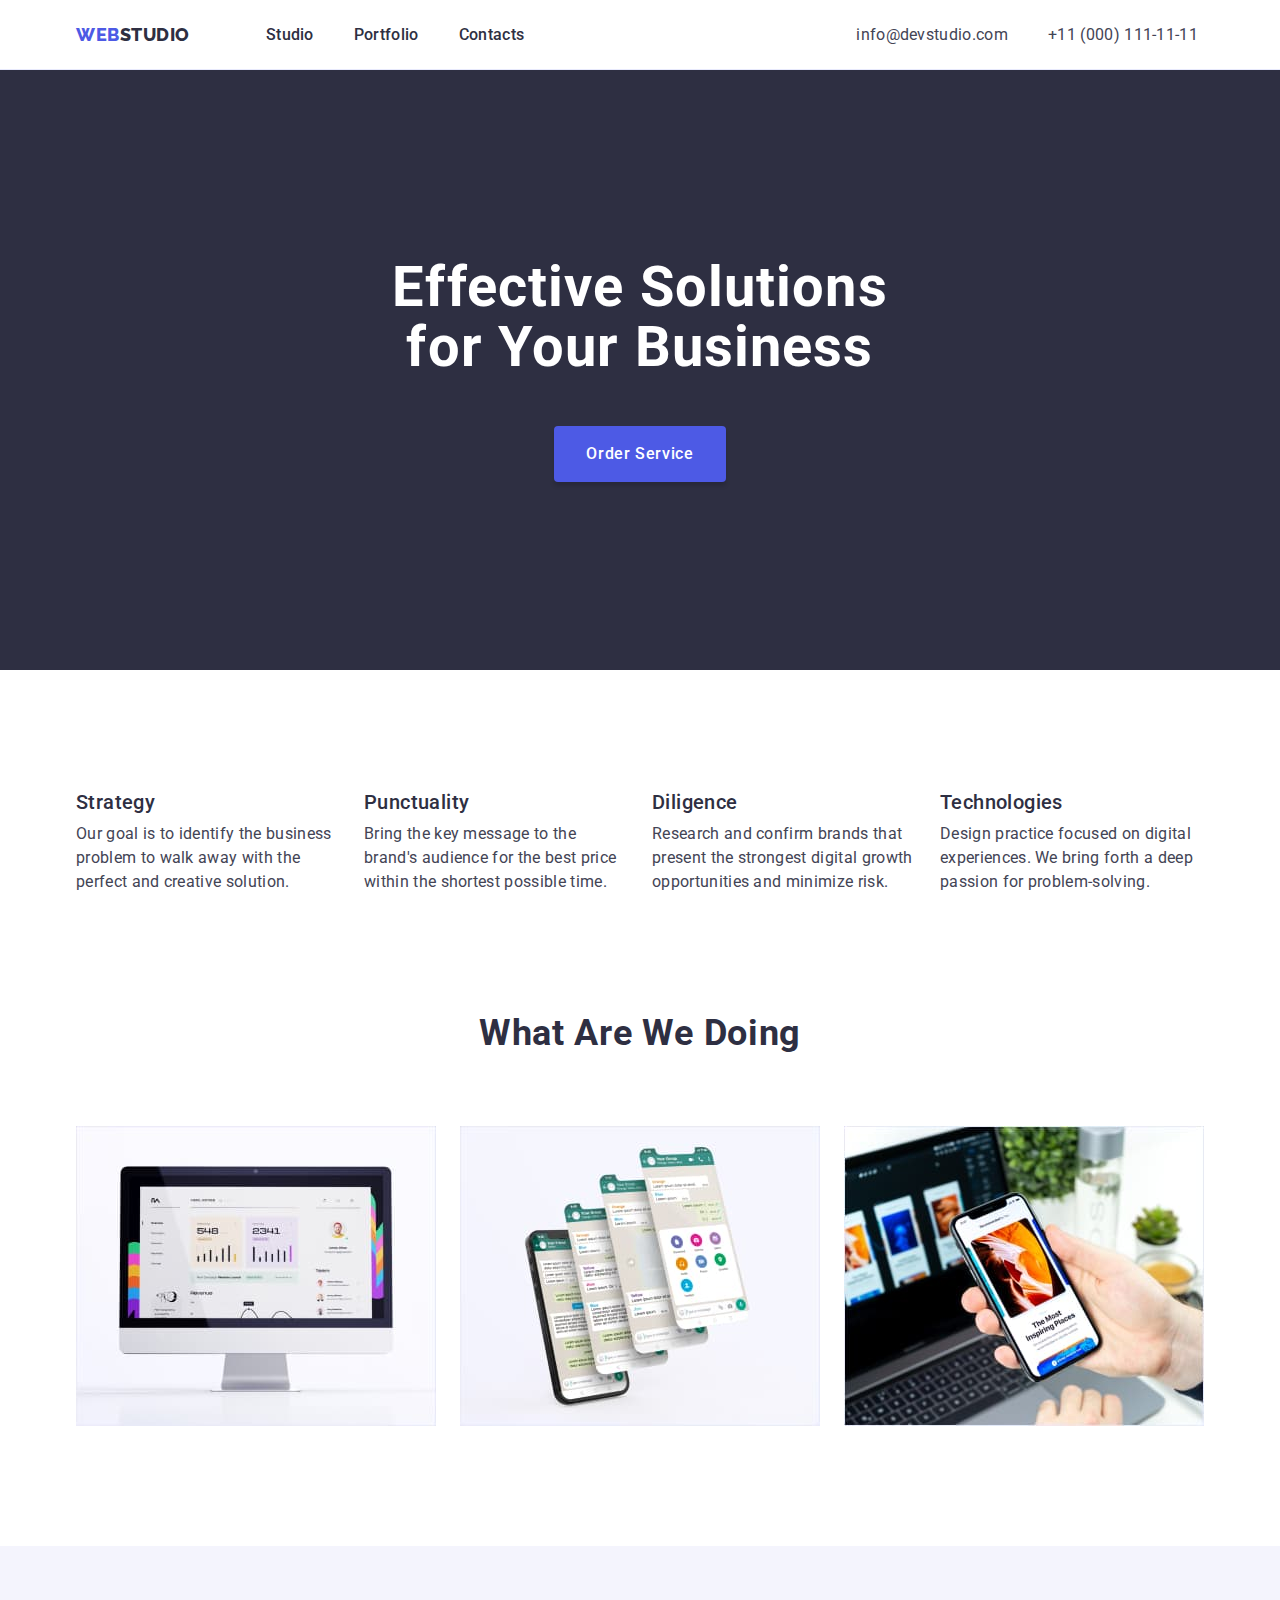
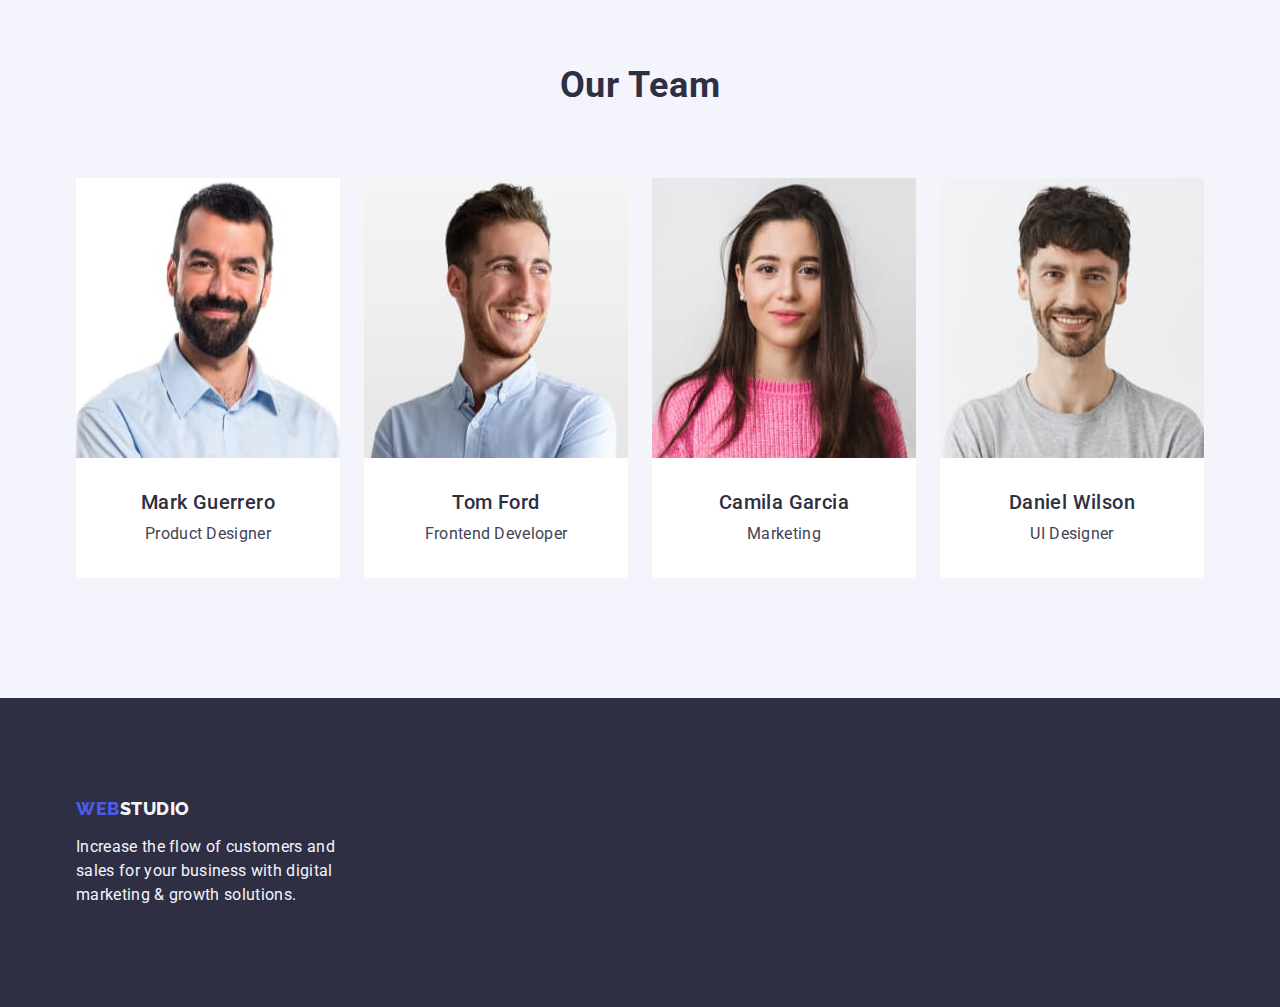
<file: index.html>
<!DOCTYPE html>
<html lang="en">
  <head>
    <meta charset="UTF-8" />
    <meta http-equiv="X-UA-Compatible" content="IE=edge" />
    <meta name="viewport" content="width=device-width, initial-scale=1.0" />
    <title>Webstudio</title>
    <link
      href="https://cdn.jsdelivr.net/npm/modern-normalize@1.1.0/modern-normalize.min.css"
      rel="stylesheet"
    />
    <link rel="stylesheet" href="./css/styles.css" />
    <link rel="preconnect" href="https://fonts.googleapis.com" />
    <link rel="preconnect" href="https://fonts.gstatic.com" crossorigin />
    <link
      href="https://fonts.googleapis.com/css2?family=Raleway:wght@800&family=Roboto:wght@400;500;700;900&display=swap"
      rel="stylesheet"
    />
  </head>
  <body>
    <!-- Top Line -->
    <header class="header">
      <div class="container header-container">
        <nav class="nav">
          <a href="./index.html" class="logo-link link"
            >Web<span class="color-logo">Studio</span></a
          >
          <ul class="nav-list list">
            <li class="nav-list-item">
              <a href="./index.html" class="nav-link link">Studio</a>
            </li>
            <li class="nav-list-item">
              <a href="./portfolio.html" class="nav-link link">Portfolio</a>
            </li>
            <li class="nav-list-item">
              <a href="" class="nav-link link">Contacts</a>
            </li>
          </ul>
        </nav>
        <address class="adress-section">
          <ul class="adress-list list">
            <li class="adress-list-item">
              <a href="mailto:info@devstudio.com" class="address-link link"
                >info@devstudio.com</a
              >
            </li>
            <li class="adress-list-item">
              <a href="tel:+110001111111" class="address-link link"
                >+11 (000) 111-11-11</a
              >
            </li>
          </ul>
        </address>
      </div>
    </header>
    <main>
      <!-- Effective Solutions for Your Business -->
      <section class="hero-section section">
        <div class="hero-container container">
          <h1 class="main-title">Effective Solutions for Your Business</h1>
          <button type="button" class="order-btn btn">Order Service</button>
        </div>
      </section>
      <!-- Our advantages -->
      <section class="advantages-section section">
        <div class="container advantages-container">
          <h2 class="main-advantage-title hidden-title">Our advantages</h2>
          <ul class="advantages-list list">
            <li class="advantages-list-item">
              <h3 class="advantages-title">Strategy</h3>
              <p class="advantages-desc">
                Our goal is to identify the business problem to walk away with
                the perfect and creative solution.
              </p>
            </li>
            <li class="advantages-list-item">
              <h3 class="advantages-title">Punctuality</h3>
              <p class="advantages-desc">
                Bring the key message to the brand's audience for the best price
                within the shortest possible time.
              </p>
            </li>
            <li class="advantages-list-item">
              <h3 class="advantages-title">Diligence</h3>
              <p class="advantages-desc">
                Research and confirm brands that present the strongest digital
                growth opportunities and minimize risk.
              </p>
            </li>
            <li class="advantages-list-item">
              <h3 class="advantages-title">Technologies</h3>
              <p class="advantages-desc">
                Design practice focused on digital experiences. We bring forth a
                deep passion for problem-solving.
              </p>
            </li>
          </ul>
        </div>
      </section>
      <!-- What are we doing -->
      <section class="occupation-section section">
        <div class="container occupation-container">
          <h2 class="occupation-title">What are we doing</h2>
          <ul class="occupation-list list">
            <li class="occupation-list-item">
              <img
                src="./images/example-01.jpg"
                alt="Information on monitor"
                width="360"
                height="300"
                class="occupation-photo"
              />
            </li>
            <li class="occupation-list-item">
              <img
                src="./images/example-02.jpg"
                alt="Srennshots from social media"
                width="360"
                height="300"
                class="occupation-photo"
              />
            </li>
            <li class="occupation-list-item">
              <img
                src="./images/example-03.jpg"
                alt="photo of the most inspiring places"
                width="360"
                height="300"
                class="occupation-photo"
              />
            </li>
          </ul>
        </div>
      </section>
      <!-- Our Team -->
      <section class="team-section section">
        <div class="container team-container">
          <h2 class="team-title">Our Team</h2>
          <ul class="team-list list">
            <li class="team-list-item">
              <img
                src="./images/team-card-01.jpg"
                alt="Photo of Mark Guerrero"
                width="264"
                height="280"
                class="employee-photo"
              />
              <div class="container employee-date-container">
                <h3 class="employee-name">Mark Guerrero</h3>
                <p class="employee-proffesion">Product Designer</p>
              </div>
            </li>
            <li class="team-list-item">
              <img
                src="./images/team-card-02.jpg"
                alt="Photo of Tom Ford"
                width="264"
                height="280"
                class="employee-photo"
              />
              <div class="container employee-date-container">
                <h3 class="employee-name">Tom Ford</h3>
                <p class="employee-proffesion">Frontend Developer</p>
              </div>
            </li>
            <li class="team-list-item">
              <img
                src="./images/team-card-03.jpg"
                alt="Photo of Camila Garcia"
                width="264"
                height="280"
                class="employee-photo"
              />
              <div class="container employee-date-container">
                <h3 class="employee-name">Camila Garcia</h3>
                <p class="employee-proffesion">Marketing</p>
              </div>
            </li>

            <li class="team-list-item">
              <img
                src="./images/team-card-04.jpg"
                alt="Photo of Daniel Wilson"
                width="264"
                height="280"
                class="employee-photo"
              />
              <div class="container employee-date-container">
                <h3 class="employee-name">Daniel Wilson</h3>
                <p class="employee-proffesion">UI Designer</p>
              </div>
            </li>
          </ul>
        </div>
      </section>
    </main>
    <!-- Footer -->
    <footer class="footer">
      <div class="container footer-container">
        <a href="./index.html" class="footer-logo-link link"
          >Web<span class="footer-color-logo">Studio</span>
        </a>
        <p class="footer-desc">
          Increase the flow of customers and sales for your business with
          digital marketing & growth solutions.
        </p>
      </div>
    </footer>
  </body>
</html>
</file>
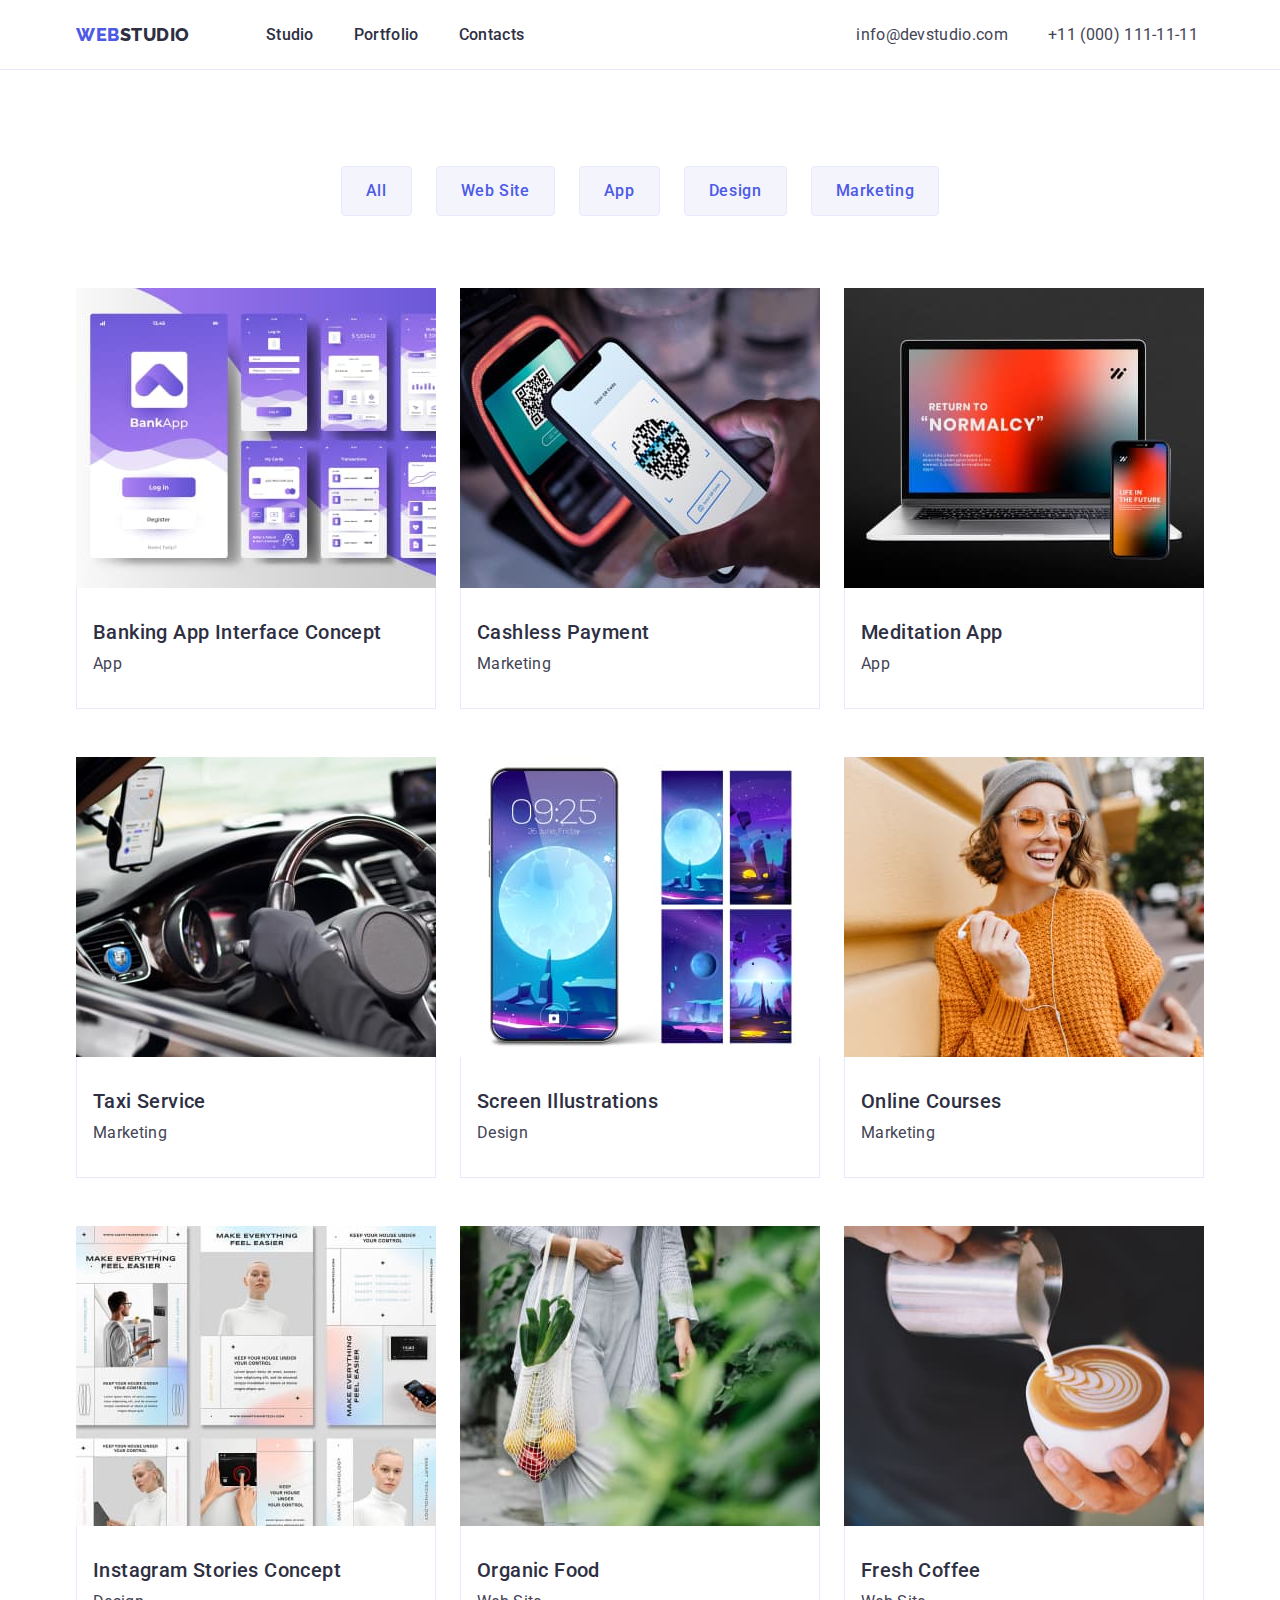
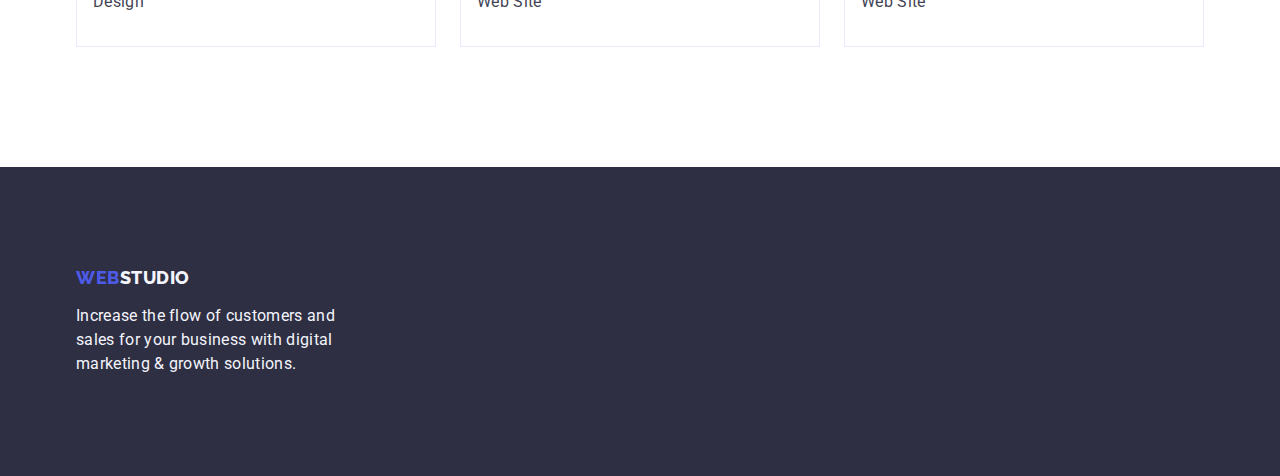
<file: portfolio.html>
<!DOCTYPE html>
<html lang="en">
  <head>
    <meta charset="UTF-8" />
    <meta http-equiv="X-UA-Compatible" content="IE=edge" />
    <meta name="viewport" content="width=device-width, initial-scale=1.0" />
    <title>Portfolio</title>
    <link
      href="https://cdn.jsdelivr.net/npm/modern-normalize@1.1.0/modern-normalize.min.css"
      rel="stylesheet"
    />
    <link rel="stylesheet" href="./css/styles.css" />
    <link rel="preconnect" href="https://fonts.googleapis.com" />
    <link rel="preconnect" href="https://fonts.gstatic.com" crossorigin />
    <link
      href="https://fonts.googleapis.com/css2?family=Raleway:wght@800&family=Roboto:wght@400;500;700;900&display=swap"
      rel="stylesheet"
    />
  </head>
  <body>
    <header class="header">
      <div class="container header-container">
        <nav class="nav">
          <a href="./index.html" class="logo-link link"
            >Web<span class="color-logo">Studio</span></a
          >
          <ul class="nav-list list">
            <li class="nav-list-item">
              <a href="./index.html" class="nav-link link">Studio</a>
            </li>
            <li class="nav-list-item">
              <a href="./portfolio.html" class="nav-link link">Portfolio</a>
            </li>
            <li class="nav-list-item">
              <a href="" class="nav-link link">Contacts</a>
            </li>
          </ul>
        </nav>
        <address class="adress-section">
          <ul class="adress-list list">
            <li class="adress-list-item">
              <a href="mailto:info@devstudio.com" class="address-link link"
                >info@devstudio.com</a
              >
            </li>
            <li class="adress-list-item">
              <a href="tel:+110001111111" class="address-link link"
                >+11 (000) 111-11-11</a
              >
            </li>
          </ul>
        </address>
      </div>
    </header>
    <!-- Main Content -->
    <main>
      <!-- Categories -->
      <section class="project-examples-section section">
        <div class="container examples-container">
          <h1 class="main-portfolio-title hidden-title">Portfolio</h1>
          <ul class="category-list list">
            <li><button class="category-btn btn" type="button">All</button></li>
            <li>
              <button class="category-btn btn" type="button">Web Site</button>
            </li>
            <li><button class="category-btn btn" type="button">App</button></li>
            <li>
              <button class="category-btn btn" type="button">Design</button>
            </li>
            <li>
              <button class="category-btn btn" type="button">Marketing</button>
            </li>
          </ul>
          <!-- examples-list -->
          <ul class="example-list list">
            <!-- example 1 -->
            <li class="example-list-item">
              <a href="" class="example-link link">
                <img
                  src="./images/project-card-1.jpg"
                  alt="Photo of banking app interface"
                  class="example-photo"
                  width="360"
                  height="300"
                />
                <div class="app-data-container">
                  <h2 class="example-desc">Banking App Interface Concept</h2>
                  <p class="example-category">App</p>
                </div>
              </a>
            </li>
            <!-- example 2 -->
            <li class="example-list-item">
              <a href="" class="example-link link">
                <img
                  src="./images/project-card-2.jpg"
                  alt="Photo of wireless payment"
                  class="example-photo"
                  width="360"
                  height="300"
                />
                <div class="app-data-container">
                  <h2 class="example-desc">Cashless Payment</h2>
                  <p class="example-category">Marketing</p>
                </div>
              </a>
            </li>
            <!-- example 3 -->
            <li class="example-list-item">
              <a href="" class="example-link link">
                <img
                  src="./images/project-card-3.jpg"
                  alt="Photo of meditation app on laptop"
                  class="example-photo"
                  width="360"
                  height="300"
                />
                <div class="app-data-container">
                  <h2 class="example-desc">Meditation App</h2>
                  <p class="example-category">App</p>
                </div>
              </a>
            </li>
            <!-- example 4 -->
            <li class="example-list-item">
              <a href="" class="example-link link">
                <img
                  src="./images/project-card-4.jpg"
                  alt="Photo of the car interior"
                  class="example-photo"
                  width="360"
                  height="300"
                />
                <div class="app-data-container">
                  <h2 class="example-desc">Taxi Service</h2>
                  <p class="example-category">Marketing</p>
                </div>
              </a>
            </li>
            <!-- example 5 -->
            <li class="example-list-item">
              <a href="" class="example-link link">
                <img
                  src="./images/project-card-5.jpg"
                  alt="Photo with screen illustrations"
                  class="example-photo"
                  width="360"
                  height="300"
                />
                <div class="app-data-container">
                  <h2 class="example-desc">Screen Illustrations</h2>
                  <p class="example-category">Design</p>
                </div>
              </a>
            </li>
            <!-- example 6 -->
            <li class="example-list-item">
              <a href="" class="example-link link">
                <img
                  src="./images/project-card-6.jpg"
                  alt="Photo of women who is listening an online course"
                  class="example-photo"
                  width="360"
                  height="300"
                />
                <div class="app-data-container">
                  <h2 class="example-desc">Online Courses</h2>
                  <p class="example-category">Marketing</p>
                </div>
              </a>
            </li>
            <!-- example 7 -->
            <li class="example-list-item">
              <a href="" class="example-link link">
                <img
                  src="./images/project-card-7.jpg"
                  alt="Photoes of a Instagram stories"
                  class="example-photo"
                  width="360"
                  height="300"
                />
                <div class="app-data-container">
                  <h2 class="example-desc">Instagram Stories Concept</h2>
                  <p class="example-category">Design</p>
                </div>
              </a>
            </li>
            <!-- example 8 -->
            <li class="example-list-item">
              <a href="" class="example-link link">
                <img
                  src="./images/project-card-8.jpg"
                  alt="Photo of women with fruits and vegetables"
                  class="example-photo"
                  width="360"
                  height="300"
                />
                <div class="app-data-container">
                  <h2 class="example-desc">Organic Food</h2>
                  <p class="example-category">Web Site</p>
                </div>
              </a>
            </li>
            <!-- example 9 -->
            <li class="example-list-item">
              <a href="" class="example-link link">
                <img
                  src="./images/project-card-9.jpg"
                  alt="Photo of a cup of coffee"
                  class="example-photo"
                  width="360"
                  height="300"
                />
                <div class="app-data-container">
                  <h2 class="example-desc">Fresh Coffee</h2>
                  <p class="example-category">Web Site</p>
                </div>
              </a>
            </li>
          </ul>
        </div>
      </section>
    </main>
    <!-- Footer -->
    <footer class="footer">
      <div class="container footer-container">
        <a href="./index.html" class="footer-logo-link link"
          >Web<span class="footer-color-logo">Studio</span>
        </a>
        <p class="footer-desc">
          Increase the flow of customers and sales for your business with
          digital marketing & growth solutions.
        </p>
      </div>
    </footer>
  </body>
</html>
</file>
<file: css/styles.css>
:root {
  --iris: #4d5ae5;
  --ocean: #404bbf;
  --navy-blue: #2e2f42;
  --green: #31d0aa;
  --slate: #434455;
  --light-slate: #8e8f99;
  --cornflower: #e7e9fc;
  --cloud: #f4f4fd;
  --navy-blue-modal: rgba(46, 47, 66, 0.4);
  --grey: rgba(46, 47, 66, 0.7);
  --white: #ffffff;
  --dairy: #fcfcfc;
}

/* STUDIO */
body {
  font-family: 'Roboto', sans-serif;
  background-color: var(--white);
  color: var(--slate);
}
.list {
  list-style: none;
  margin: 0;
  padding: 0;
}
.link {
  text-decoration: none;
  font-style: normal;
}
.btn {
  font-family: inherit;
  cursor: pointer;
}
.container {
  max-width: 1158px;
  margin: 0 auto;
  padding: 0 15px;
}
.section {
  margin: 0;
  padding: 120px 0;
}
h1,
h2,
h3,
h4,
h5,
h6,
p {
  margin: 0;
}
img {
  display: block;
}
.hidden-title {
  position: absolute;
  width: 1px;
  height: 1px;
  margin: -1px;
  border: 0;
  padding: 0;
  white-space: nowrap;
  clip-path: inset(100%);
  clip: rect(0 0 0 0);
  overflow: hidden;
}
/* navigation */
.header {
  background-color: var(--white);
  border-bottom: 1px solid var(--cornflower);
}
.header-container {
  display: flex;
  align-items: center;
}
.logo-link {
  padding: 24px 0;
  display: block;
  font-family: 'Raleway', sans-serif;
  text-transform: uppercase;
  font-weight: 800;
  color: var(--iris);
  font-size: 18px;
  line-height: 1.17;
  letter-spacing: 0.03em;
  margin-right: 76px;
}
.color-logo {
  color: var(--navy-blue);
}
.nav {
  display: flex;
  align-items: center;
  margin-right: 332px;
}
.nav-list {
  display: flex;
  align-items: center;
  gap: 40px;
}
.nav-list-item {
}
.nav-link {
  padding: 24px 0px;
  color: var(--navy-blue);
  line-height: 1.5;
  font-weight: 500;
  letter-spacing: 0.02em;
  font-size: 16px;
}
.nav-link:hover,
.nav-link:focus {
  color: var(--ocean);
}
/* address */
.adress-section {
  font-style: normal;
}
.adress-list {
  display: flex;
  gap: 40px;
}
.adress-list-item {
}
.address-link {
  padding: 24px 0px;
  color: var(--slate);
  font-size: 16px;
  line-height: 1.5;
  letter-spacing: 0.02em;
}
.address-link:hover,
.address-link:focus {
  color: var(--ocean);
}
/* hero section */

.hero-section {
  background-color: var(--navy-blue);
  padding: 188px 0px;
}
.hero-container {
}
.main-title {
  margin: 0 auto;
  max-width: 496px;
  margin-bottom: 48px;
  font-weight: 700;
  color: var(--white);
  font-size: 56px;
  line-height: 1.07;
  text-align: center;
  letter-spacing: 0.02em;
}
.order-btn {
  background-color: var(--iris);
  min-width: 169px;
  display: block;
  margin: auto;
  padding: 16px 32px;
  box-shadow: 0px 4px 4px rgba(0, 0, 0, 0.15);
  border: none;
  border-radius: 4px;
  color: var(--white);
  text-align: center;
  font-weight: 500;
  line-height: 1.5;
  letter-spacing: 0.04em;
  font-size: 16px;
}
.order-btn:hover,
.order-btn:focus {
  background-color: var(--ocean);
}
/* .advantages */
.advantages-section {
}
.advantages-container {
}
.main-advantage-title {
}
.advantages-list {
  display: flex;
  gap: 24px;
}
.advantages-list-item {
  width: calc((100% - 72px) / 4);
}
.advantages-title {
  margin-bottom: 8px;
  color: var(--navy-blue);
  font-size: 20px;
  line-height: 120%;
  letter-spacing: 0.02em;
  font-weight: 500;
}
.advantages-desc {
  font-size: 16px;
  line-height: 150%;
  letter-spacing: 0.02em;
  color: var(--slate);
}
/* What are we doing */
.occupation-section {
  padding-top: 0;
}
.occupation-title {
  margin-bottom: 72px;
  font-weight: 700;
  font-size: 36px;
  line-height: 111%;
  text-align: center;
  letter-spacing: 0.02em;
  text-transform: capitalize;
  color: var(--navy-blue);
}
.occupation-list {
  display: flex;
  gap: 24px;
}
.occupation-list-item {
  width: calc((100% - 48px) / 3);
}
.occupation-photo {
}
/* team section */
.team-section {
  background-color: var(--cloud);
}
.team-title {
  margin-bottom: 72px;
  font-weight: 700;
  font-size: 36px;
  line-height: 111%;
  text-align: center;
  letter-spacing: 0.02em;
  text-transform: capitalize;
  color: var(--navy-blue);
}
.team-list {
  display: flex;
  gap: 24px;
}
.team-list-item {
  background-color: var(--white);
  width: calc((100% - 72px) / 4);
  border-bottom-left-radius: 4px;
  border-bottom-right-radius: 4px;
}

.employee-photo {
}
.employee-date-container {
  padding: 32px 16px;
}
.employee-name {
  margin-bottom: 8px;
  font-weight: 500;
  font-size: 20px;
  line-height: 1.2;
  text-align: center;
  letter-spacing: 0.02em;
  color: var(--navy-blue);
}
.employee-proffesion {
  font-size: 16px;
  line-height: 1.5;
  text-align: center;
  letter-spacing: 0.02em;
  color: var(--slate);
}
/* footer */
.footer {
  background-color: var(--navy-blue);
  padding: 100px 0;
}
.footer-color-logo {
  color: var(--cloud);
}
.footer-logo-link {
  display: inline-block;
  margin-bottom: 16px;
  font-family: 'Raleway', sans-serif;
  text-transform: uppercase;
  font-weight: 800;
  color: var(--iris);
  font-size: 18px;
  line-height: 1.17;
  letter-spacing: 0.03em;
}

.footer-desc {
  max-width: 264px;
  font-size: 16px;
  line-height: 1.5;
  letter-spacing: 0.02em;
  color: var(--cloud);
}
/* PORTFOLIO */

.project-examples-section {
  padding-top: 96px;
}
/* choose a category */
.category-list {
  display: flex;
  justify-content: center;
  gap: 24px;
  margin-bottom: 72px;
}
.category-btn {
  padding: 12px 24px;
  font-weight: 500;
  font-size: 16px;
  line-height: 1.5;
  text-align: center;
  letter-spacing: 0.04em;
  color: var(--iris);
  background: var(--cloud);
  border: 1px solid var(--cornflower);
  border-radius: 4px;
}
.category-btn:hover,
.category-btn:focus {
  color: var(--white);
  background-color: var(--ocean);
  border: 1px solid transparent;
}
/* .examples  */
.example-list {
  display: flex;
  gap: 24px;
  row-gap: 48px;
  flex-wrap: wrap;
}
.example-list-item {
  width: calc((100% - 48px) / 3);
  background-color: var(--white);
}

.example-link {
}
.example-photo {
}
.app-data-container {
  padding: 32px 16px;
  border: 1px solid var(--cornflower);
  border-top: none;
}
.example-desc {
  margin-bottom: 8px;
  font-weight: 500;
  font-size: 20px;
  line-height: 1.2;
  letter-spacing: 0.02em;
  color: var(--navy-blue);
}
.example-category {
  font-size: 16px;
  line-height: 1.5;
  letter-spacing: 0.02em;
  color: var(--slate);
}
</file>
